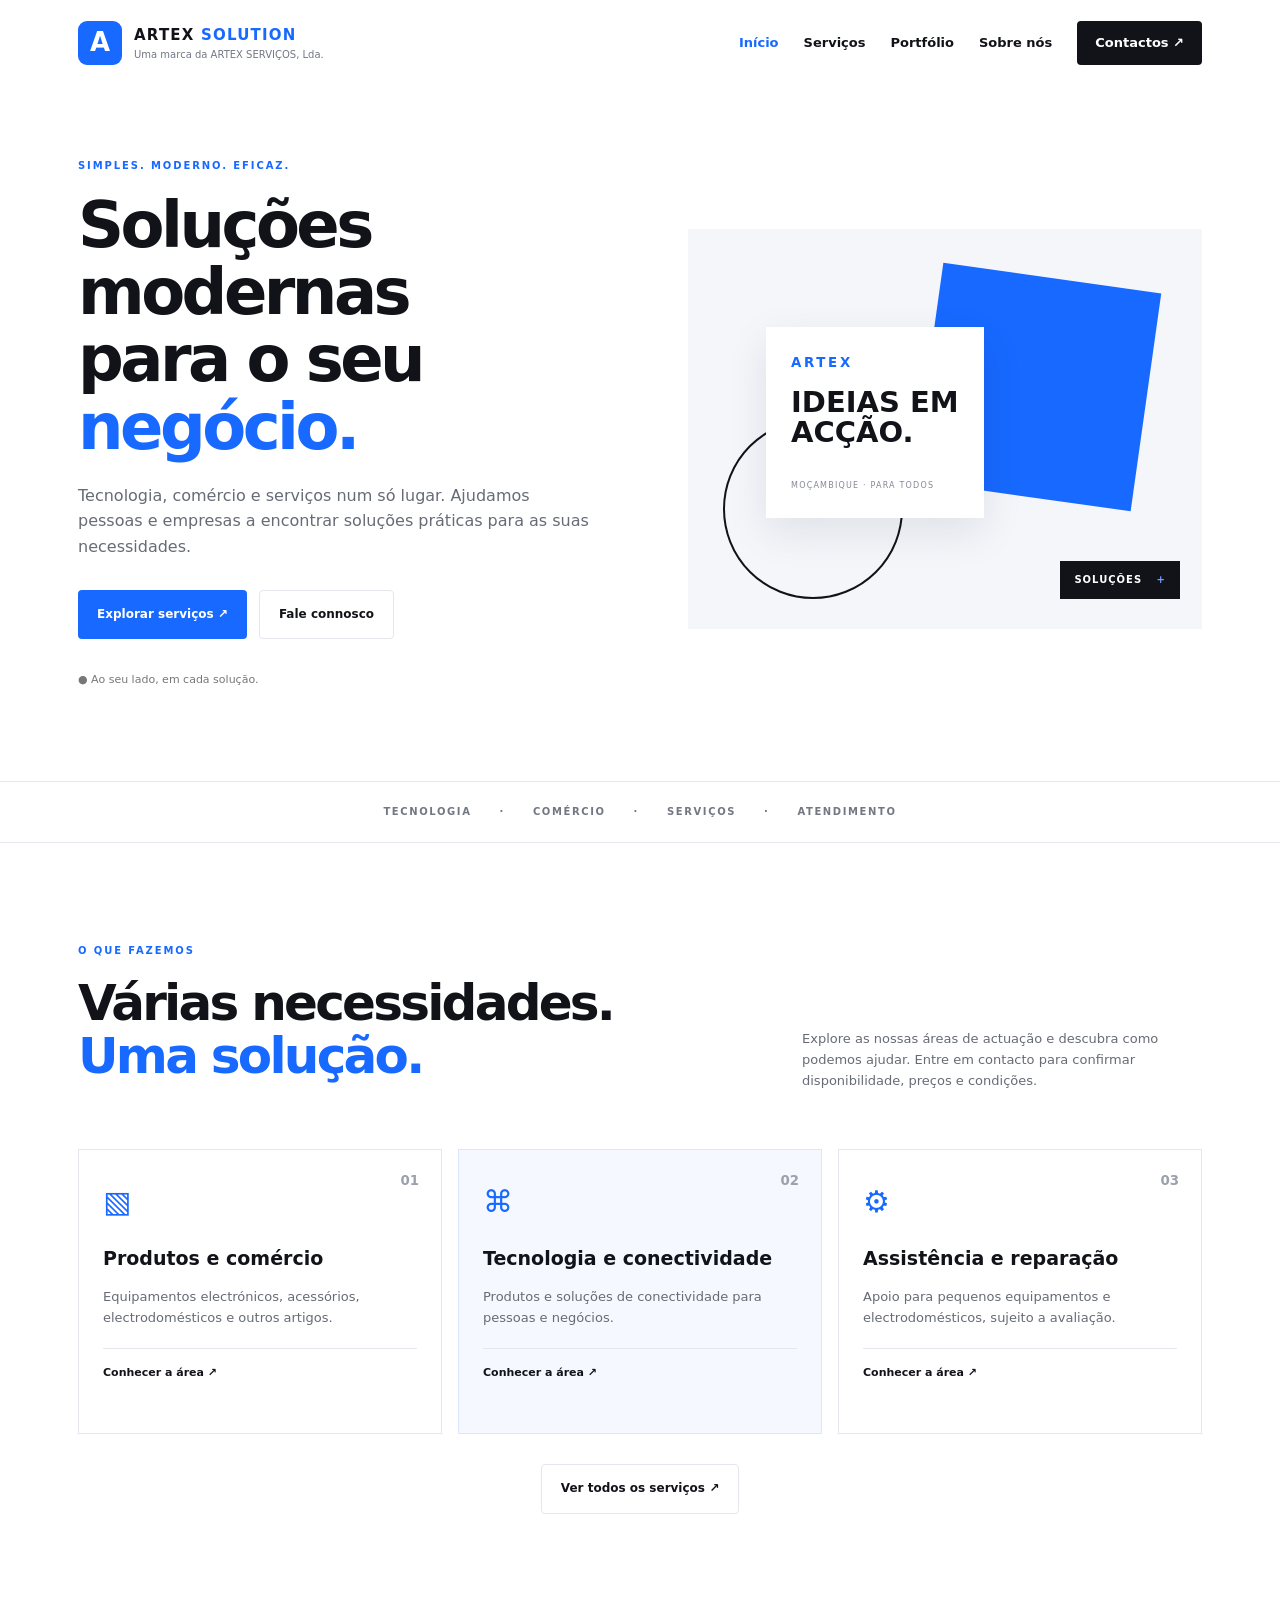
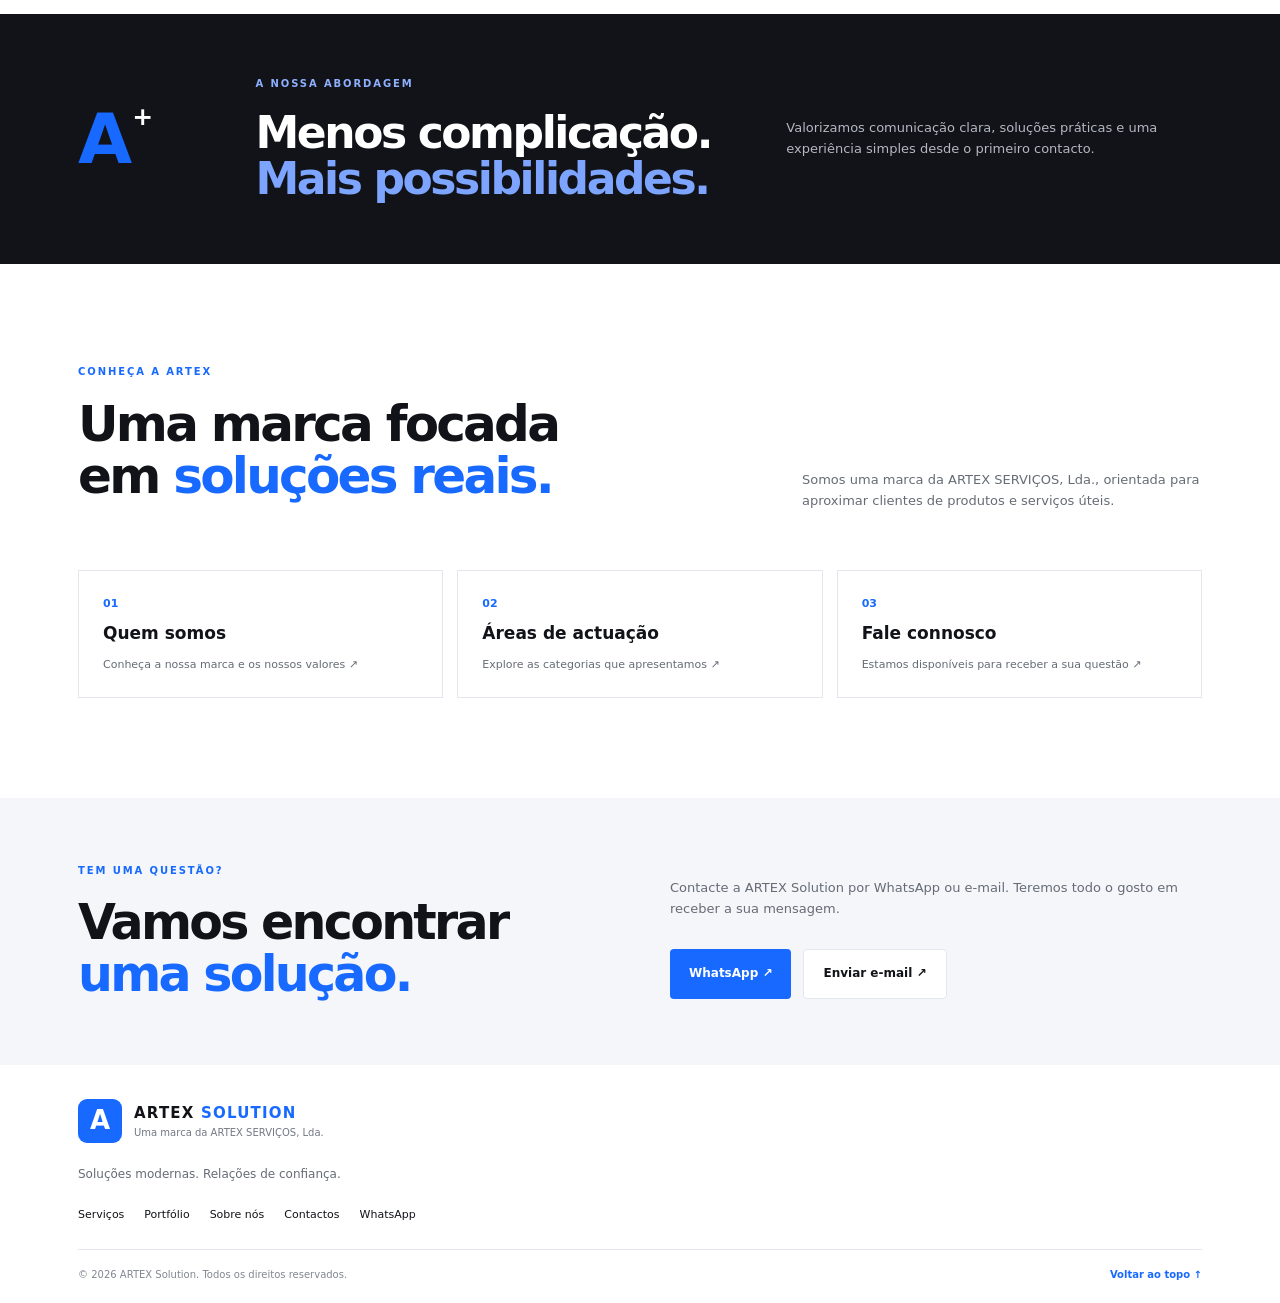
<file: index.html>
<!doctype html><html lang="pt-MZ"><head><meta charset="utf-8"><meta name="viewport" content="width=device-width,initial-scale=1"><meta name="description" content="ARTEX Solution — soluções modernas em tecnologia, comércio e serviços."><meta name="theme-color" content="#1769ff"><title>ARTEX Solution | Início</title><link rel="stylesheet" href="style.css"></head><body>
<header class="header"><a class="brand" href="index.html"><span class="mark">A</span><span><b>ARTEX <i>SOLUTION</i></b><small>Uma marca da ARTEX SERVIÇOS, Lda.</small></span></a><button class="menu" aria-label="Abrir menu" aria-expanded="false">☰</button><nav class="nav"><a class="active" href="index.html">Início</a><a href="servicos.html">Serviços</a><a href="portfolio.html">Portfólio</a><a href="sobre.html">Sobre nós</a><a class="nav-cta" href="contactos.html">Contactos ↗</a></nav></header>
<main><section class="hero" id="inicio"><div><p class="eyebrow">SIMPLES. MODERNO. EFICAZ.</p><h1>Soluções modernas<br>para o seu <em>negócio.</em></h1><p class="lead">Tecnologia, comércio e serviços num só lugar. Ajudamos pessoas e empresas a encontrar soluções práticas para as suas necessidades.</p><div class="actions"><a class="button primary" href="servicos.html">Explorar serviços ↗</a><a class="button secondary" href="contactos.html">Fale connosco</a></div><p class="note">● Ao seu lado, em cada solução.</p></div><div class="art"><div class="square"></div><div class="circle"></div><div class="art-card"><small>ARTEX</small><strong>IDEIAS EM<br>ACÇÃO.</strong><span>MOÇAMBIQUE · PARA TODOS</span></div><label>SOLUÇÕES <b>+</b></label></div></section>
<div class="strip"><span>TECNOLOGIA</span>·<span>COMÉRCIO</span>·<span>SERVIÇOS</span>·<span>ATENDIMENTO</span></div>
<section class="section"><div class="section-head"><div><p class="eyebrow">O QUE FAZEMOS</p><h2>Várias necessidades.<br><em>Uma solução.</em></h2></div><p>Explore as nossas áreas de actuação e descubra como podemos ajudar. Entre em contacto para confirmar disponibilidade, preços e condições.</p></div><div class="cards"><article><small>01</small><div class="icon">▧</div><h3>Produtos e comércio</h3><p>Equipamentos electrónicos, acessórios, electrodomésticos e outros artigos.</p><a href="servicos.html#comercio">Conhecer a área ↗</a></article><article class="featured"><small>02</small><div class="icon">⌘</div><h3>Tecnologia e conectividade</h3><p>Produtos e soluções de conectividade para pessoas e negócios.</p><a href="servicos.html#tecnologia">Conhecer a área ↗</a></article><article><small>03</small><div class="icon">⚙</div><h3>Assistência e reparação</h3><p>Apoio para pequenos equipamentos e electrodomésticos, sujeito a avaliação.</p><a href="servicos.html#assistencia">Conhecer a área ↗</a></article></div><div class="center-action"><a class="button secondary" href="servicos.html">Ver todos os serviços ↗</a></div></section>
<section class="band"><div class="band-mark">A<span>+</span></div><div><p class="eyebrow">A NOSSA ABORDAGEM</p><h2>Menos complicação.<br><em>Mais possibilidades.</em></h2></div><p>Valorizamos comunicação clara, soluções práticas e uma experiência simples desde o primeiro contacto.</p></section>
<section class="section"><div class="section-head"><div><p class="eyebrow">CONHEÇA A ARTEX</p><h2>Uma marca focada<br>em <em>soluções reais.</em></h2></div><p>Somos uma marca da ARTEX SERVIÇOS, Lda., orientada para aproximar clientes de produtos e serviços úteis.</p></div><div class="feature-links"><a href="sobre.html"><span>01</span><b>Quem somos</b><small>Conheça a nossa marca e os nossos valores ↗</small></a><a href="portfolio.html"><span>02</span><b>Áreas de actuação</b><small>Explore as categorias que apresentamos ↗</small></a><a href="contactos.html"><span>03</span><b>Fale connosco</b><small>Estamos disponíveis para receber a sua questão ↗</small></a></div></section>
<section class="contact-banner"><div><p class="eyebrow">TEM UMA QUESTÃO?</p><h2>Vamos encontrar<br><em>uma solução.</em></h2></div><div><p>Contacte a ARTEX Solution por WhatsApp ou e-mail. Teremos todo o gosto em receber a sua mensagem.</p><div class="actions"><a class="button primary" href="https://wa.me/258873156686" target="_blank" rel="noopener">WhatsApp ↗</a><a class="button secondary" href="mailto:servicosartex@gmail.com">Enviar e-mail ↗</a></div></div></section></main>
<footer><a class="brand" href="index.html"><span class="mark">A</span><span><b>ARTEX <i>SOLUTION</i></b><small>Uma marca da ARTEX SERVIÇOS, Lda.</small></span></a><p>Soluções modernas. Relações de confiança.</p><div class="footer-links"><a href="servicos.html">Serviços</a><a href="portfolio.html">Portfólio</a><a href="sobre.html">Sobre nós</a><a href="contactos.html">Contactos</a><a href="https://wa.me/258873156686" target="_blank" rel="noopener">WhatsApp</a></div><div class="footer-bottom"><span>© <span class="year"></span> ARTEX Solution. Todos os direitos reservados.</span><a href="#inicio">Voltar ao topo ↑</a></div></footer><script src="script.js"></script></body></html>
</file>
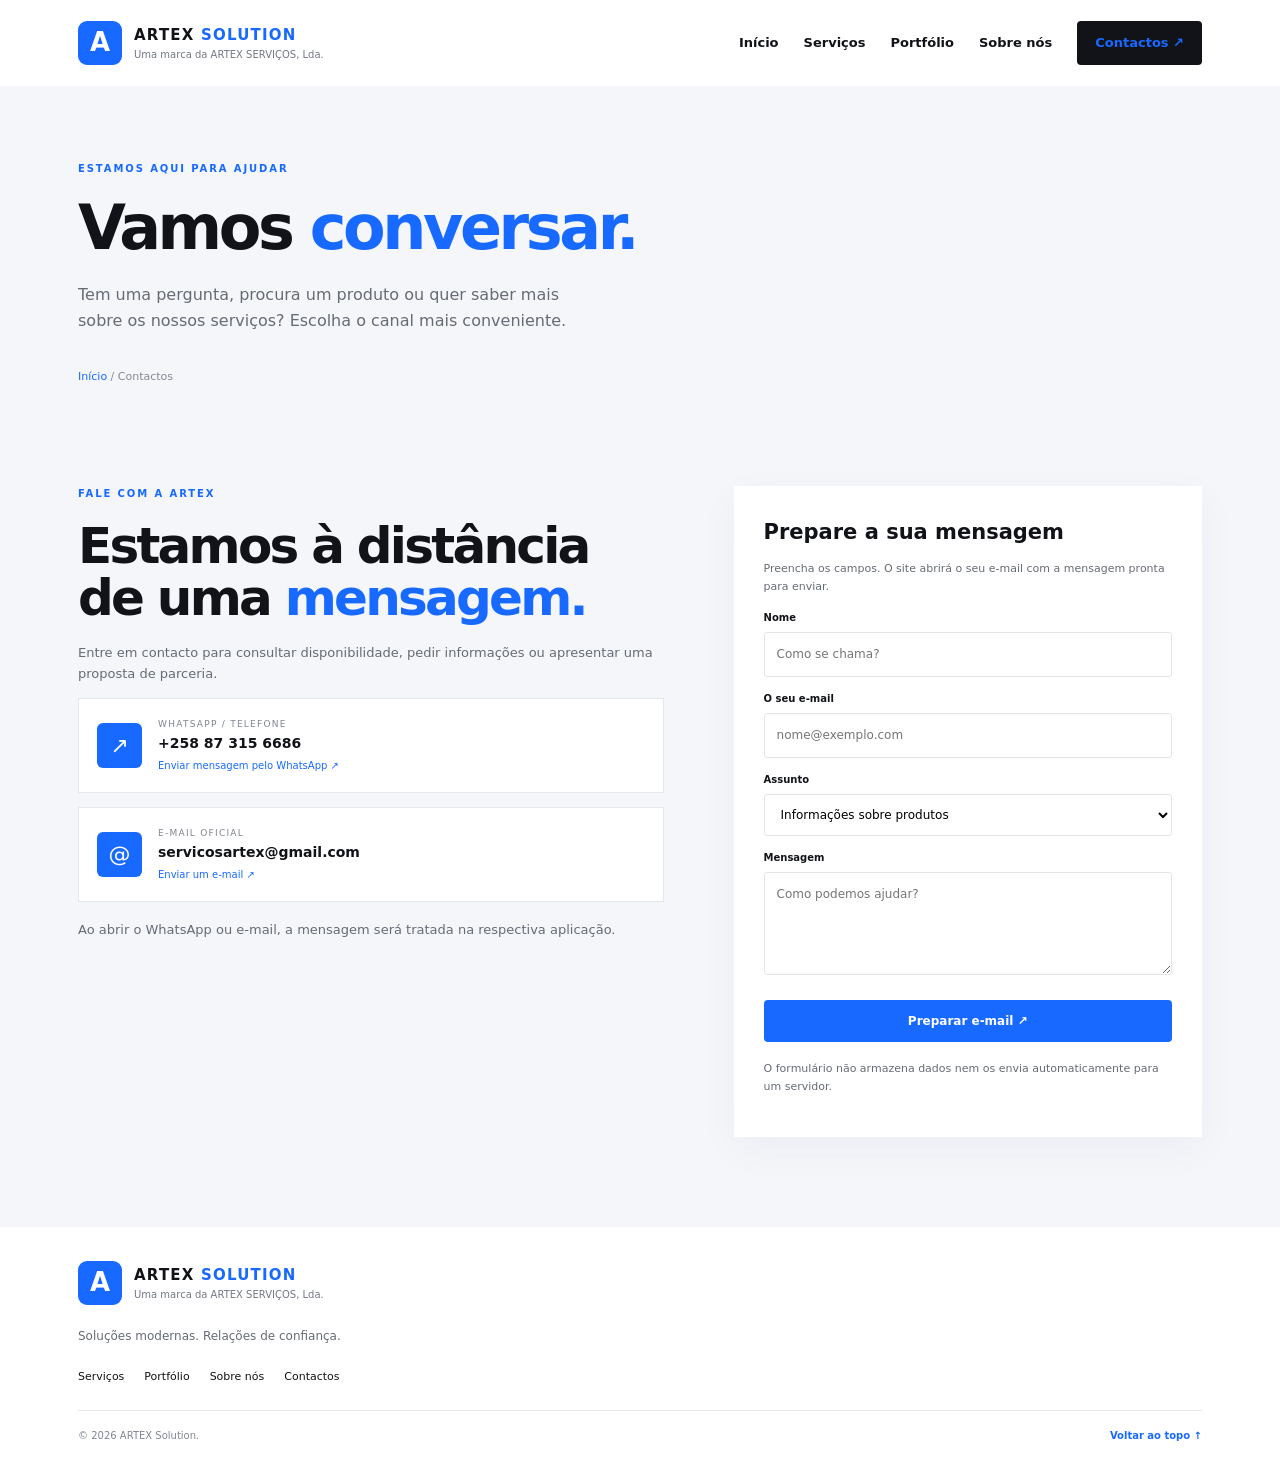
<file: contactos.html>
<!doctype html><html lang="pt-MZ"><head><meta charset="utf-8"><meta name="viewport" content="width=device-width,initial-scale=1"><meta name="description" content="Entre em contacto com a ARTEX Solution por WhatsApp ou e-mail."><title>Contactos | ARTEX Solution</title><link rel="stylesheet" href="style.css"></head><body><header class="header"><a class="brand" href="index.html"><span class="mark">A</span><span><b>ARTEX <i>SOLUTION</i></b><small>Uma marca da ARTEX SERVIÇOS, Lda.</small></span></a><button class="menu" aria-label="Abrir menu" aria-expanded="false">☰</button><nav class="nav"><a href="index.html">Início</a><a href="servicos.html">Serviços</a><a href="portfolio.html">Portfólio</a><a href="sobre.html">Sobre nós</a><a class="nav-cta active" href="contactos.html">Contactos ↗</a></nav></header><main><section class="page-hero"><p class="eyebrow">ESTAMOS AQUI PARA AJUDAR</p><h1>Vamos <em>conversar.</em></h1><p class="lead">Tem uma pergunta, procura um produto ou quer saber mais sobre os nossos serviços? Escolha o canal mais conveniente.</p><div class="breadcrumbs"><a href="index.html">Início</a> / Contactos</div></section><section class="contact contact-page"><div><p class="eyebrow">FALE COM A ARTEX</p><h2>Estamos à distância<br>de uma <em>mensagem.</em></h2><p>Entre em contacto para consultar disponibilidade, pedir informações ou apresentar uma proposta de parceria.</p><a class="contact-method" href="https://wa.me/258873156686" target="_blank" rel="noopener"><span class="method-icon">↗</span><span><small>WHATSAPP / TELEFONE</small><b>+258 87 315 6686</b><em>Enviar mensagem pelo WhatsApp ↗</em></span></a><a class="contact-method" href="mailto:servicosartex@gmail.com"><span class="method-icon">@</span><span><small>E-MAIL OFICIAL</small><b>servicosartex@gmail.com</b><em>Enviar um e-mail ↗</em></span></a><p class="fine">Ao abrir o WhatsApp ou e-mail, a mensagem será tratada na respectiva aplicação.</p></div><form id="contactForm"><h3>Prepare a sua mensagem</h3><p>Preencha os campos. O site abrirá o seu e-mail com a mensagem pronta para enviar.</p><label for="name">Nome</label><input id="name" name="name" required placeholder="Como se chama?"><label for="email">O seu e-mail</label><input id="email" name="email" type="email" required placeholder="nome@exemplo.com"><label for="topic">Assunto</label><select id="topic" name="topic"><option>Informações sobre produtos</option><option>Tecnologia e conectividade</option><option>Assistência e reparação</option><option>Parcerias e outros assuntos</option></select><label for="message">Mensagem</label><textarea id="message" name="message" rows="4" required placeholder="Como podemos ajudar?"></textarea><button class="button primary" type="submit">Preparar e-mail ↗</button><p class="fine" id="formNote">O formulário não armazena dados nem os envia automaticamente para um servidor.</p></form></section></main><footer><a class="brand" href="index.html"><span class="mark">A</span><span><b>ARTEX <i>SOLUTION</i></b><small>Uma marca da ARTEX SERVIÇOS, Lda.</small></span></a><p>Soluções modernas. Relações de confiança.</p><div class="footer-links"><a href="servicos.html">Serviços</a><a href="portfolio.html">Portfólio</a><a href="sobre.html">Sobre nós</a><a href="contactos.html">Contactos</a></div><div class="footer-bottom"><span>© <span class="year"></span> ARTEX Solution.</span><a href="#">Voltar ao topo ↑</a></div></footer><script src="script.js"></script></body></html>
</file>
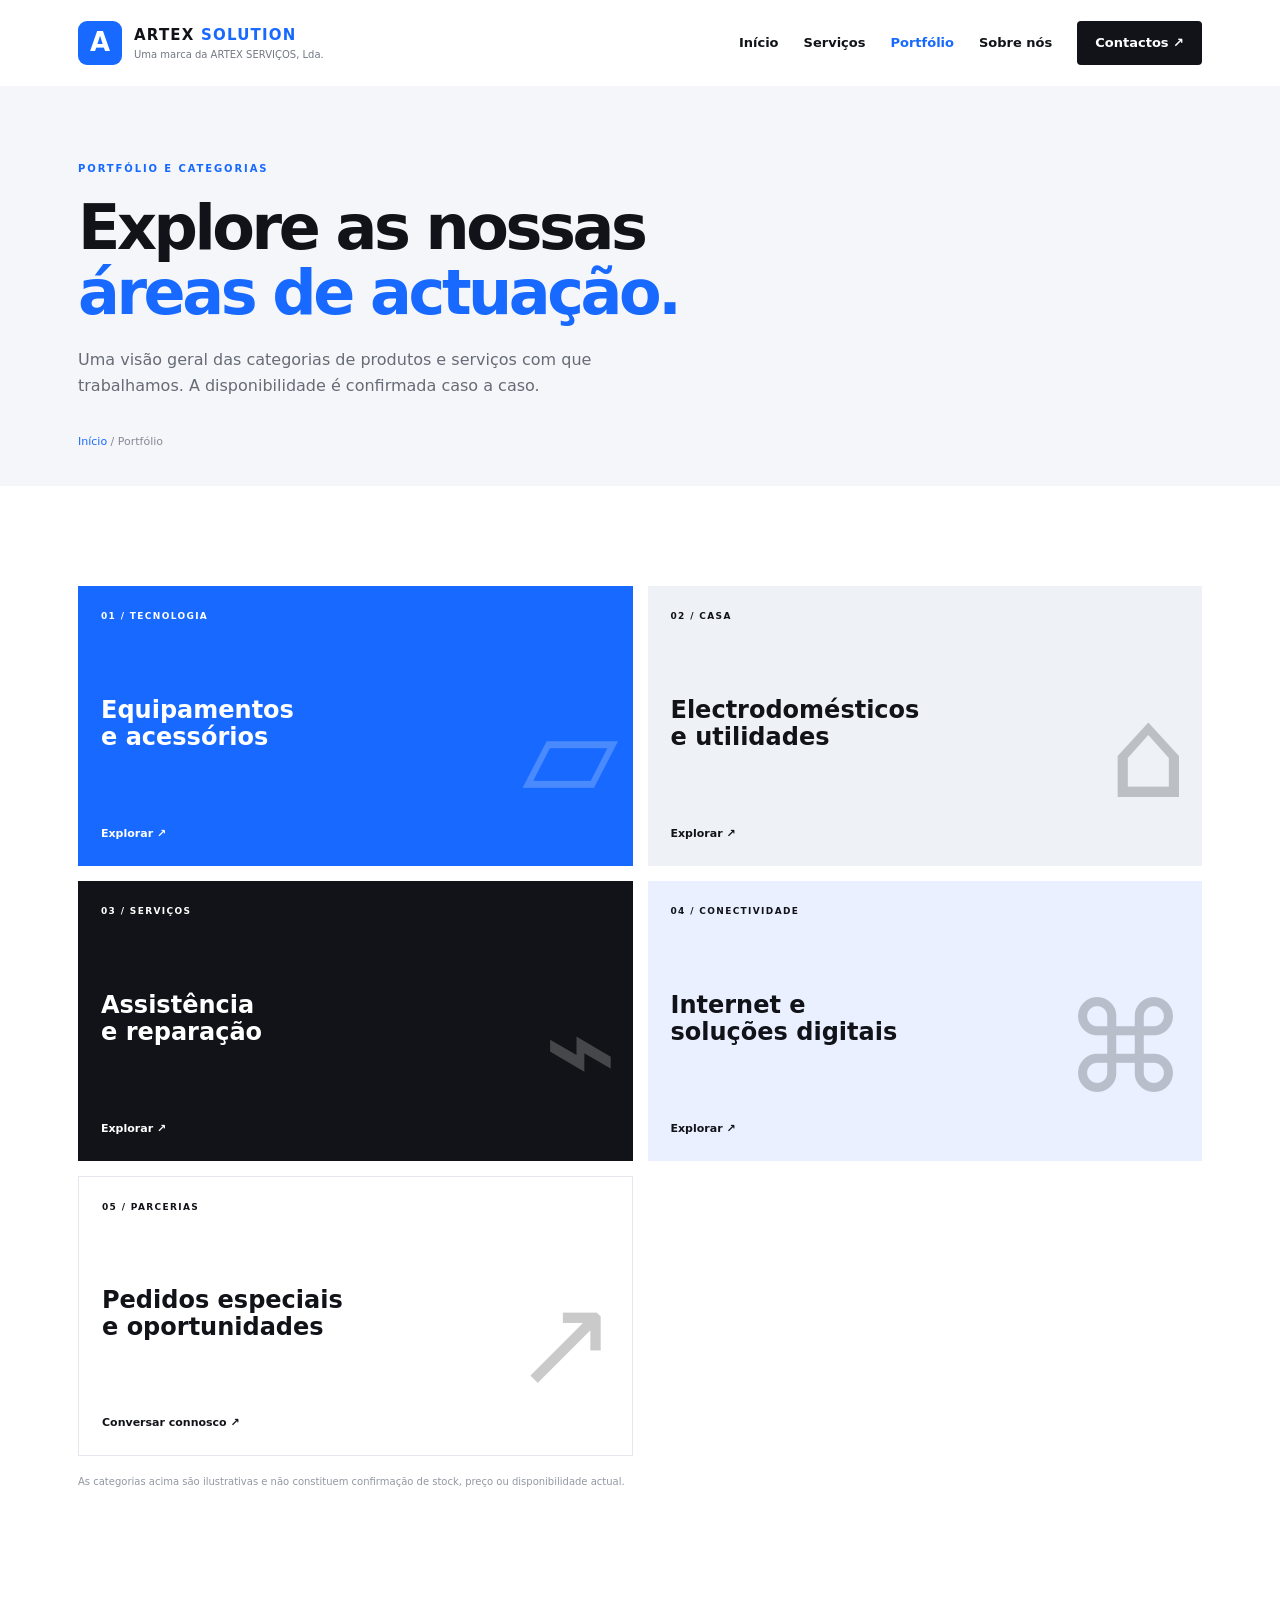
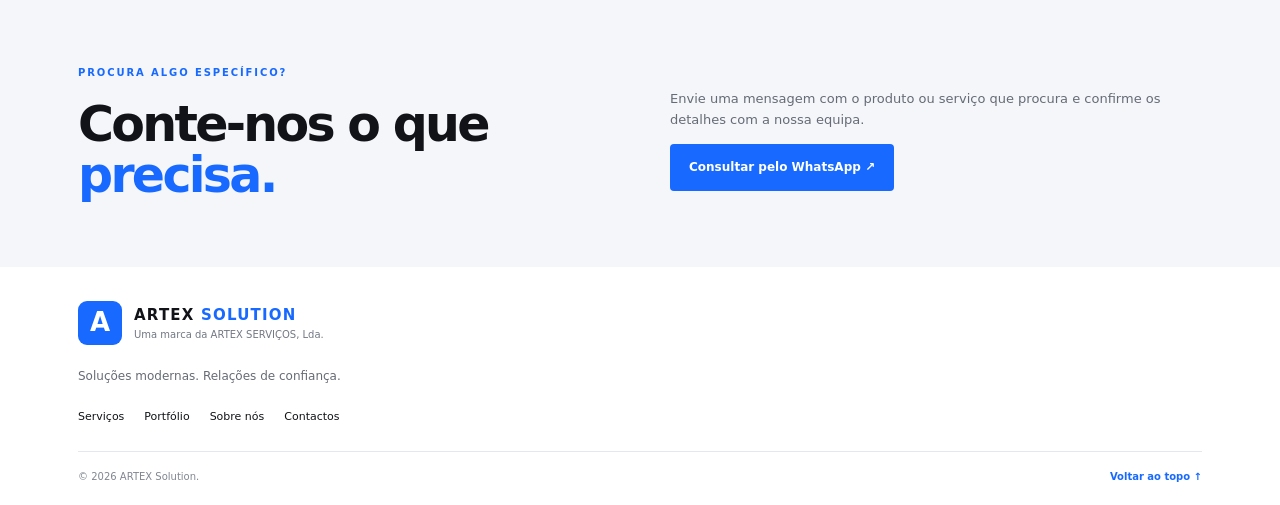
<file: portfolio.html>
<!doctype html><html lang="pt-MZ"><head><meta charset="utf-8"><meta name="viewport" content="width=device-width,initial-scale=1"><meta name="description" content="Explore as áreas de actuação da ARTEX Solution."><title>Portfólio | ARTEX Solution</title><link rel="stylesheet" href="style.css"></head><body><header class="header"><a class="brand" href="index.html"><span class="mark">A</span><span><b>ARTEX <i>SOLUTION</i></b><small>Uma marca da ARTEX SERVIÇOS, Lda.</small></span></a><button class="menu" aria-label="Abrir menu" aria-expanded="false">☰</button><nav class="nav"><a href="index.html">Início</a><a href="servicos.html">Serviços</a><a class="active" href="portfolio.html">Portfólio</a><a href="sobre.html">Sobre nós</a><a class="nav-cta" href="contactos.html">Contactos ↗</a></nav></header><main><section class="page-hero"><p class="eyebrow">PORTFÓLIO E CATEGORIAS</p><h1>Explore as nossas<br><em>áreas de actuação.</em></h1><p class="lead">Uma visão geral das categorias de produtos e serviços com que trabalhamos. A disponibilidade é confirmada caso a caso.</p><div class="breadcrumbs"><a href="index.html">Início</a> / Portfólio</div></section><section class="section"><div class="portfolio portfolio-page"><a class="tile blue" href="servicos.html#comercio"><small>01 / TECNOLOGIA</small><strong>Equipamentos<br>e acessórios</strong><span>▱</span><b>Explorar ↗</b></a><a class="tile light" href="servicos.html#comercio"><small>02 / CASA</small><strong>Electrodomésticos<br>e utilidades</strong><span>⌂</span><b>Explorar ↗</b></a><a class="tile dark" href="servicos.html#assistencia"><small>03 / SERVIÇOS</small><strong>Assistência<br>e reparação</strong><span>⌁</span><b>Explorar ↗</b></a><a class="tile pale" href="servicos.html#tecnologia"><small>04 / CONECTIVIDADE</small><strong>Internet e<br>soluções digitais</strong><span>⌘</span><b>Explorar ↗</b></a><a class="tile outline" href="servicos.html#outros"><small>05 / PARCERIAS</small><strong>Pedidos especiais<br>e oportunidades</strong><span>↗</span><b>Conversar connosco ↗</b></a></div><p class="fine">As categorias acima são ilustrativas e não constituem confirmação de stock, preço ou disponibilidade actual.</p></section><section class="contact-banner"><div><p class="eyebrow">PROCURA ALGO ESPECÍFICO?</p><h2>Conte-nos o que<br><em>precisa.</em></h2></div><div><p>Envie uma mensagem com o produto ou serviço que procura e confirme os detalhes com a nossa equipa.</p><a class="button primary" href="https://wa.me/258873156686" target="_blank" rel="noopener">Consultar pelo WhatsApp ↗</a></div></section></main><footer><a class="brand" href="index.html"><span class="mark">A</span><span><b>ARTEX <i>SOLUTION</i></b><small>Uma marca da ARTEX SERVIÇOS, Lda.</small></span></a><p>Soluções modernas. Relações de confiança.</p><div class="footer-links"><a href="servicos.html">Serviços</a><a href="portfolio.html">Portfólio</a><a href="sobre.html">Sobre nós</a><a href="contactos.html">Contactos</a></div><div class="footer-bottom"><span>© <span class="year"></span> ARTEX Solution.</span><a href="#">Voltar ao topo ↑</a></div></footer><script src="script.js"></script></body></html>
</file>
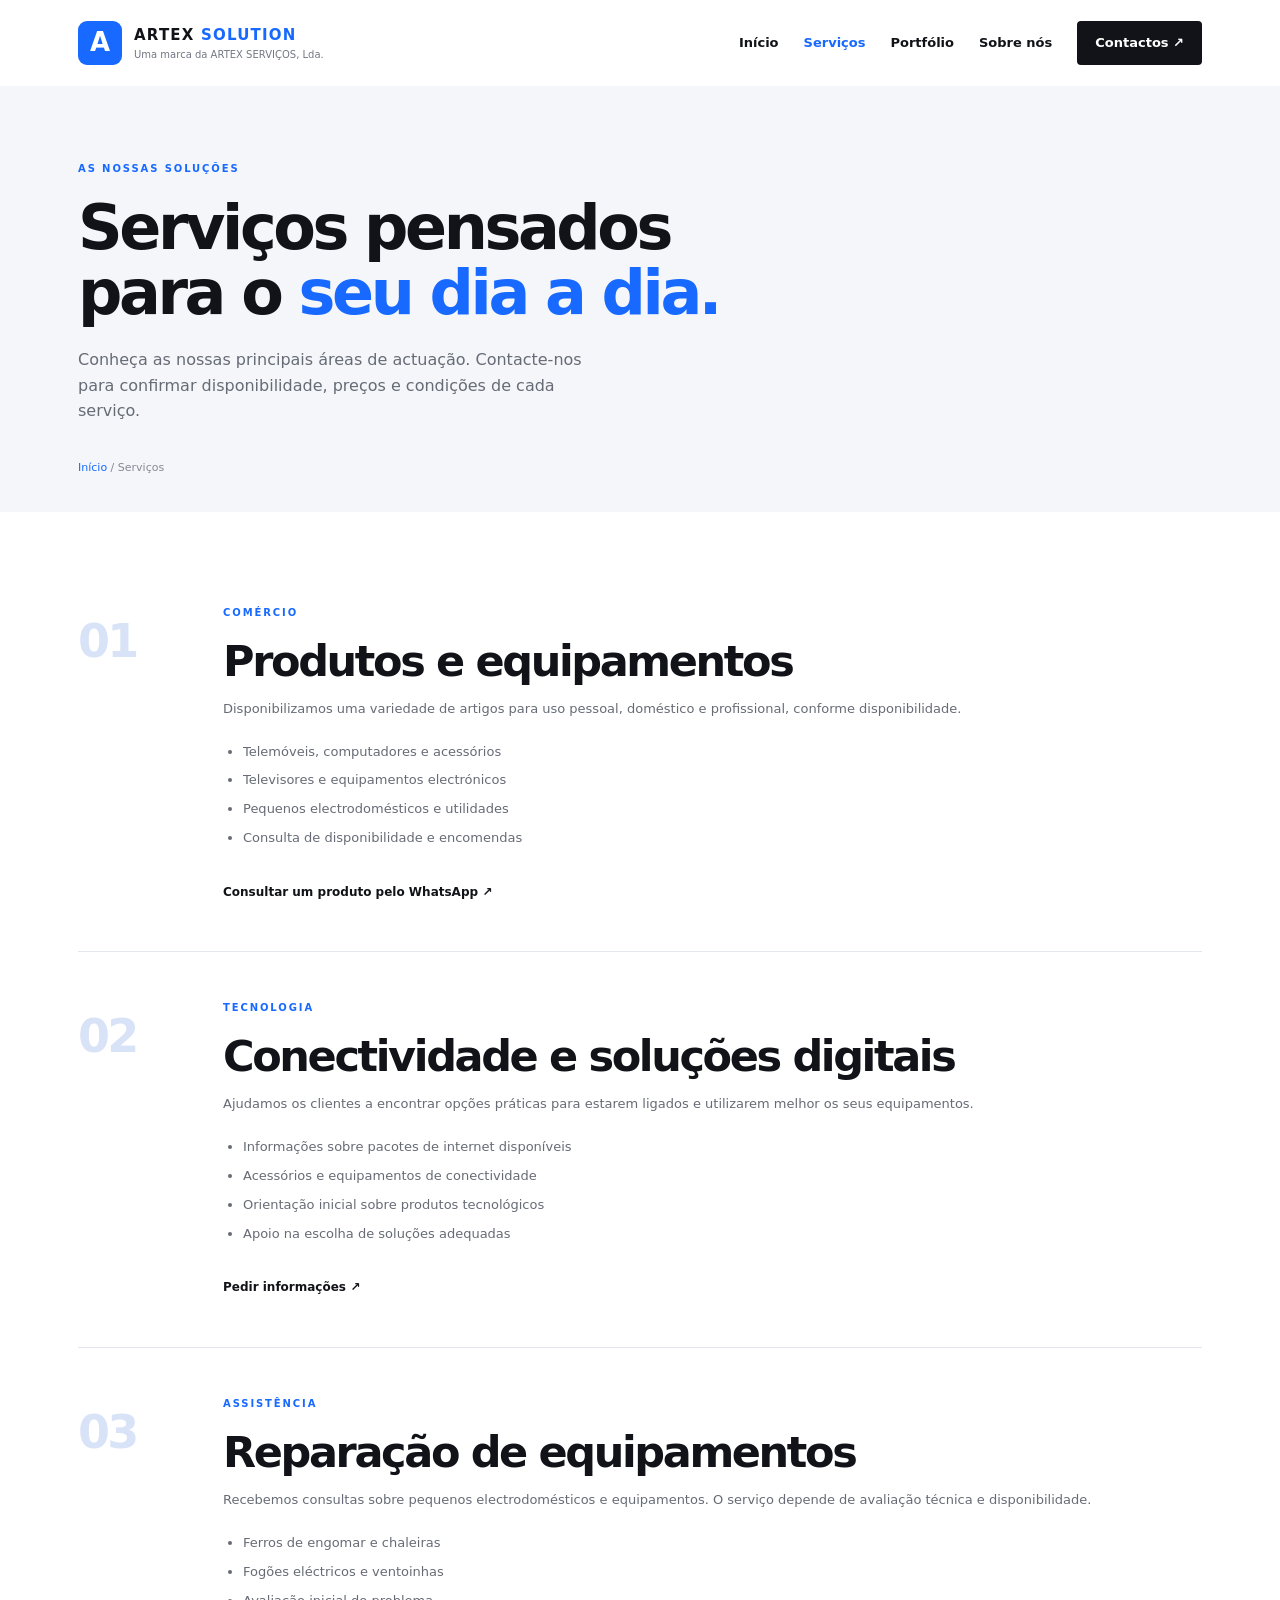
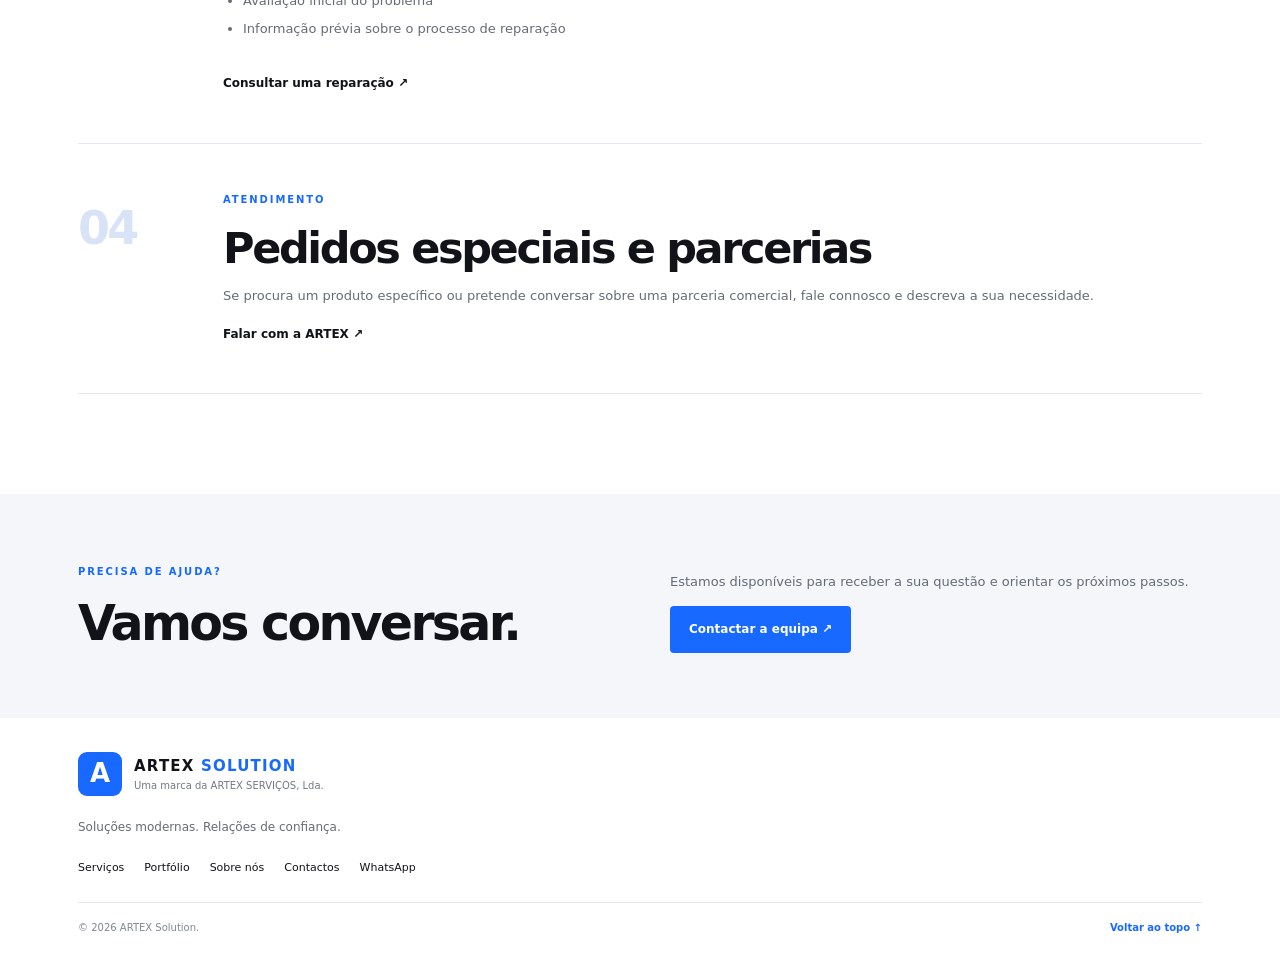
<file: servicos.html>
<!doctype html><html lang="pt-MZ"><head><meta charset="utf-8"><meta name="viewport" content="width=device-width,initial-scale=1"><meta name="description" content="Conheça os serviços da ARTEX Solution."><title>Serviços | ARTEX Solution</title><link rel="stylesheet" href="style.css"></head><body><header class="header"><a class="brand" href="index.html"><span class="mark">A</span><span><b>ARTEX <i>SOLUTION</i></b><small>Uma marca da ARTEX SERVIÇOS, Lda.</small></span></a><button class="menu" aria-label="Abrir menu" aria-expanded="false">☰</button><nav class="nav"><a href="index.html">Início</a><a class="active" href="servicos.html">Serviços</a><a href="portfolio.html">Portfólio</a><a href="sobre.html">Sobre nós</a><a class="nav-cta" href="contactos.html">Contactos ↗</a></nav></header><main><section class="page-hero"><p class="eyebrow">AS NOSSAS SOLUÇÕES</p><h1>Serviços pensados<br>para o <em>seu dia a dia.</em></h1><p class="lead">Conheça as nossas principais áreas de actuação. Contacte-nos para confirmar disponibilidade, preços e condições de cada serviço.</p><div class="breadcrumbs"><a href="index.html">Início</a> / Serviços</div></section><section class="section service-list"><article id="comercio"><div class="service-number">01</div><div><p class="eyebrow">COMÉRCIO</p><h2>Produtos e equipamentos</h2><p>Disponibilizamos uma variedade de artigos para uso pessoal, doméstico e profissional, conforme disponibilidade.</p><ul><li>Telemóveis, computadores e acessórios</li><li>Televisores e equipamentos electrónicos</li><li>Pequenos electrodomésticos e utilidades</li><li>Consulta de disponibilidade e encomendas</li></ul><a class="text-link" href="https://wa.me/258873156686?text=Olá%20ARTEX%20Solution%2C%20gostaria%20de%20consultar%20a%20disponibilidade%20de%20um%20produto." target="_blank" rel="noopener">Consultar um produto pelo WhatsApp ↗</a></div></article><article id="tecnologia"><div class="service-number">02</div><div><p class="eyebrow">TECNOLOGIA</p><h2>Conectividade e soluções digitais</h2><p>Ajudamos os clientes a encontrar opções práticas para estarem ligados e utilizarem melhor os seus equipamentos.</p><ul><li>Informações sobre pacotes de internet disponíveis</li><li>Acessórios e equipamentos de conectividade</li><li>Orientação inicial sobre produtos tecnológicos</li><li>Apoio na escolha de soluções adequadas</li></ul><a class="text-link" href="https://wa.me/258873156686?text=Olá%20ARTEX%20Solution%2C%20gostaria%20de%20informações%20sobre%20tecnologia%20e%20conectividade." target="_blank" rel="noopener">Pedir informações ↗</a></div></article><article id="assistencia"><div class="service-number">03</div><div><p class="eyebrow">ASSISTÊNCIA</p><h2>Reparação de equipamentos</h2><p>Recebemos consultas sobre pequenos electrodomésticos e equipamentos. O serviço depende de avaliação técnica e disponibilidade.</p><ul><li>Ferros de engomar e chaleiras</li><li>Fogões eléctricos e ventoinhas</li><li>Avaliação inicial do problema</li><li>Informação prévia sobre o processo de reparação</li></ul><a class="text-link" href="https://wa.me/258873156686?text=Olá%20ARTEX%20Solution%2C%20preciso%20de%20informações%20sobre%20uma%20reparação." target="_blank" rel="noopener">Consultar uma reparação ↗</a></div></article><article id="outros"><div class="service-number">04</div><div><p class="eyebrow">ATENDIMENTO</p><h2>Pedidos especiais e parcerias</h2><p>Se procura um produto específico ou pretende conversar sobre uma parceria comercial, fale connosco e descreva a sua necessidade.</p><a class="text-link" href="contactos.html">Falar com a ARTEX ↗</a></div></article></section><section class="contact-banner"><div><p class="eyebrow">PRECISA DE AJUDA?</p><h2>Vamos conversar.</h2></div><div><p>Estamos disponíveis para receber a sua questão e orientar os próximos passos.</p><a class="button primary" href="contactos.html">Contactar a equipa ↗</a></div></section></main><footer><a class="brand" href="index.html"><span class="mark">A</span><span><b>ARTEX <i>SOLUTION</i></b><small>Uma marca da ARTEX SERVIÇOS, Lda.</small></span></a><p>Soluções modernas. Relações de confiança.</p><div class="footer-links"><a href="servicos.html">Serviços</a><a href="portfolio.html">Portfólio</a><a href="sobre.html">Sobre nós</a><a href="contactos.html">Contactos</a><a href="https://wa.me/258873156686">WhatsApp</a></div><div class="footer-bottom"><span>© <span class="year"></span> ARTEX Solution.</span><a href="#">Voltar ao topo ↑</a></div></footer><script src="script.js"></script></body></html>
</file>
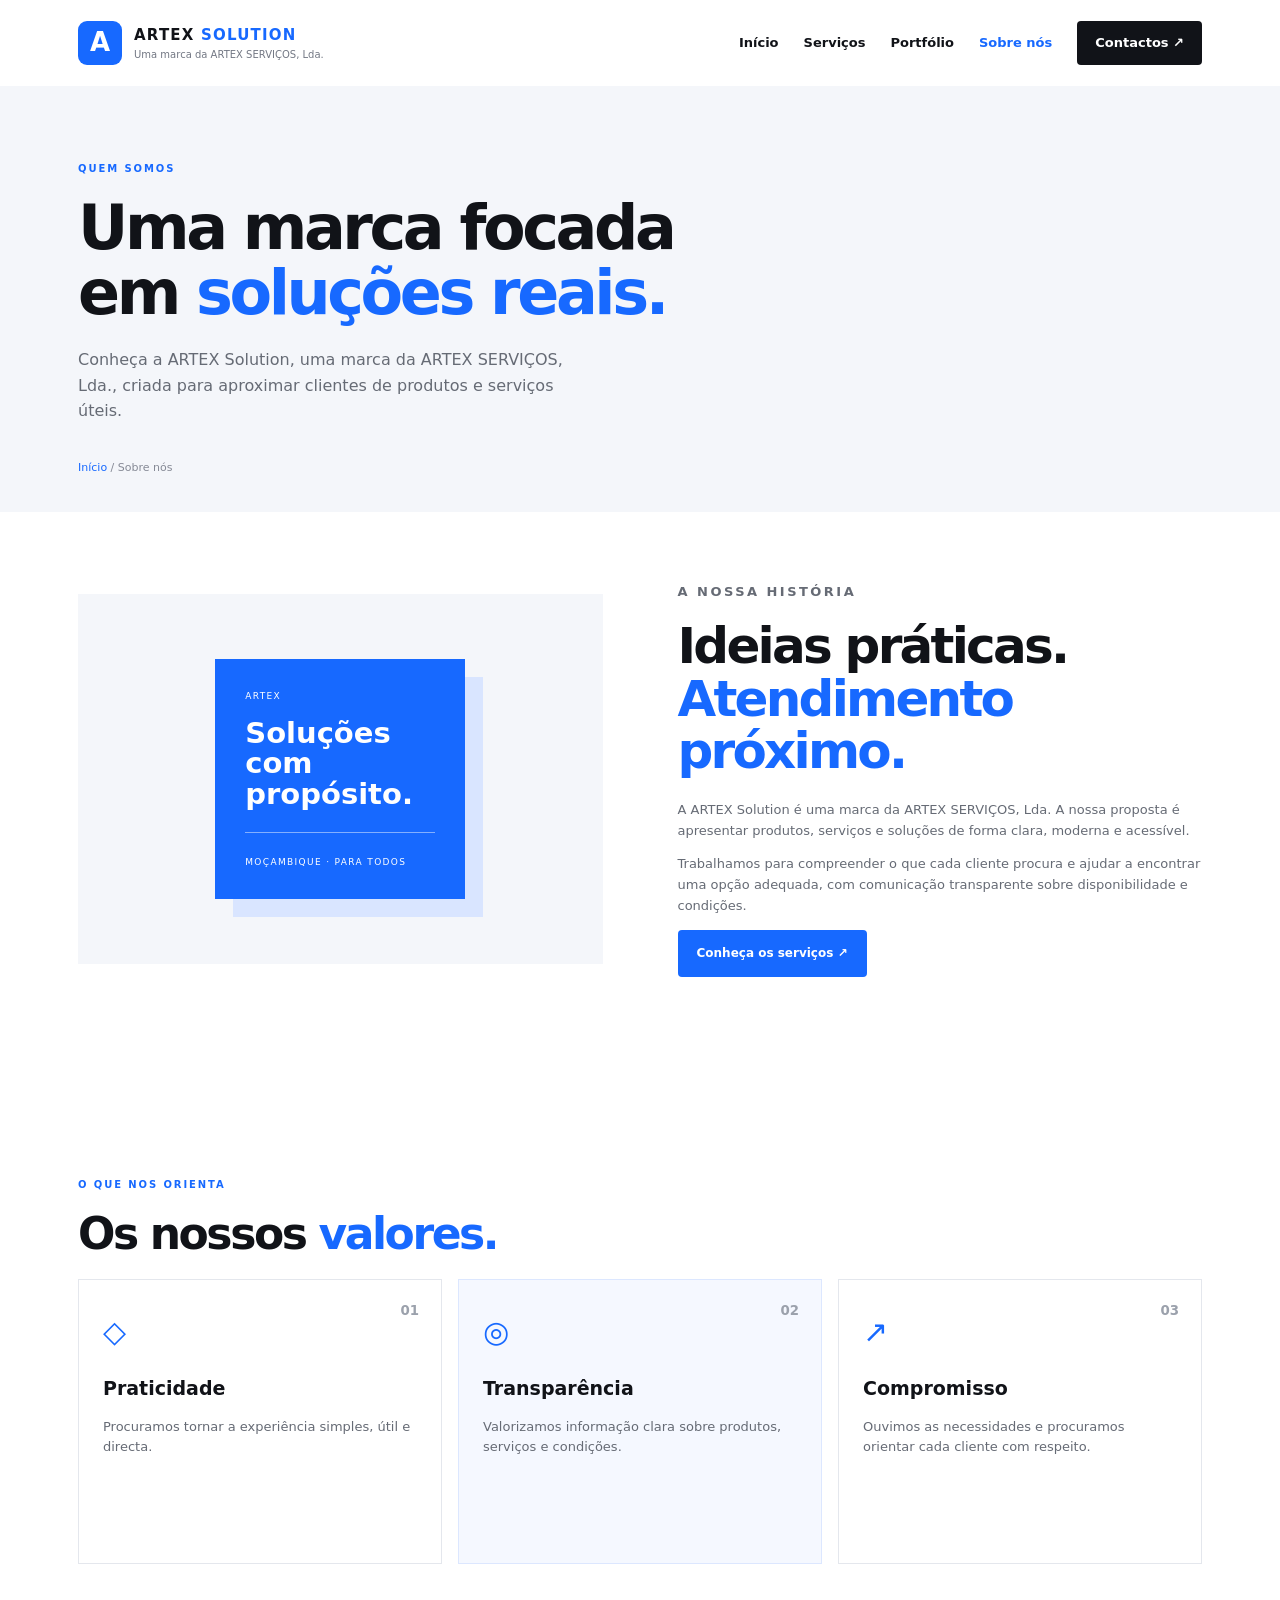
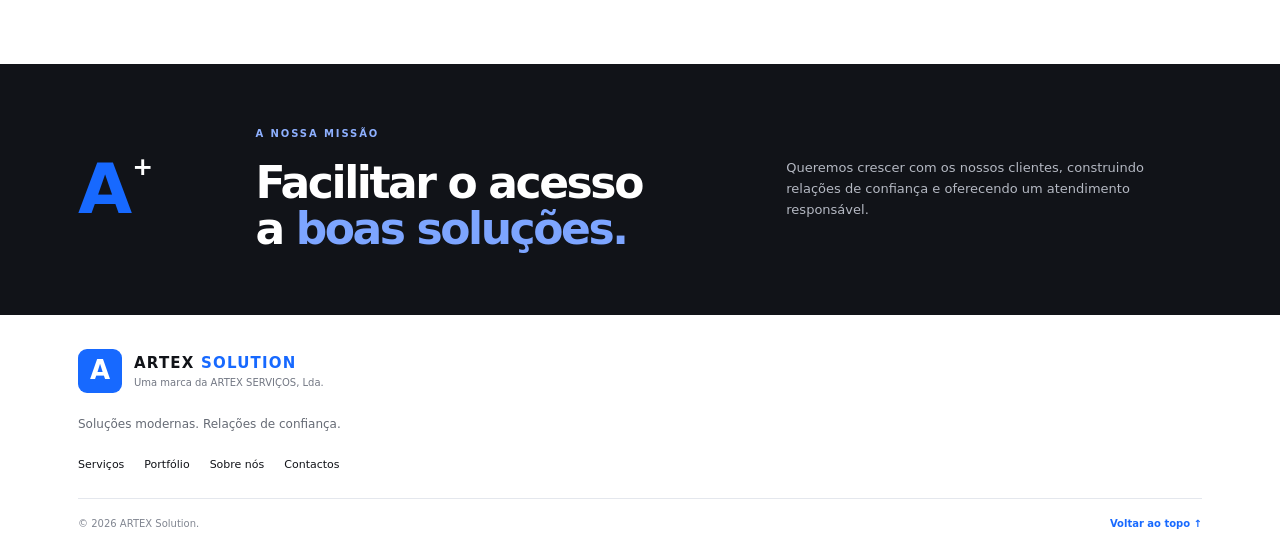
<file: sobre.html>
<!doctype html><html lang="pt-MZ"><head><meta charset="utf-8"><meta name="viewport" content="width=device-width,initial-scale=1"><meta name="description" content="Saiba mais sobre a ARTEX Solution, marca da ARTEX SERVIÇOS, Lda."><title>Sobre nós | ARTEX Solution</title><link rel="stylesheet" href="style.css"></head><body><header class="header"><a class="brand" href="index.html"><span class="mark">A</span><span><b>ARTEX <i>SOLUTION</i></b><small>Uma marca da ARTEX SERVIÇOS, Lda.</small></span></a><button class="menu" aria-label="Abrir menu" aria-expanded="false">☰</button><nav class="nav"><a href="index.html">Início</a><a href="servicos.html">Serviços</a><a href="portfolio.html">Portfólio</a><a class="active" href="sobre.html">Sobre nós</a><a class="nav-cta" href="contactos.html">Contactos ↗</a></nav></header><main><section class="page-hero"><p class="eyebrow">QUEM SOMOS</p><h1>Uma marca focada<br>em <em>soluções reais.</em></h1><p class="lead">Conheça a ARTEX Solution, uma marca da ARTEX SERVIÇOS, Lda., criada para aproximar clientes de produtos e serviços úteis.</p><div class="breadcrumbs"><a href="index.html">Início</a> / Sobre nós</div></section><section class="section about about-page"><div class="about-art"><div><small>ARTEX</small><strong>Soluções<br>com propósito.</strong><hr><span>MOÇAMBIQUE · PARA TODOS</span></div></div><div><p class="eyebrow">A NOSSA HISTÓRIA</p><h2>Ideias práticas.<br><em>Atendimento próximo.</em></h2><p>A ARTEX Solution é uma marca da ARTEX SERVIÇOS, Lda. A nossa proposta é apresentar produtos, serviços e soluções de forma clara, moderna e acessível.</p><p>Trabalhamos para compreender o que cada cliente procura e ajudar a encontrar uma opção adequada, com comunicação transparente sobre disponibilidade e condições.</p><a class="button primary" href="servicos.html">Conheça os serviços ↗</a></div></section><section class="section values-section"><p class="eyebrow">O QUE NOS ORIENTA</p><h2>Os nossos <em>valores.</em></h2><div class="cards"><article><small>01</small><div class="icon">◇</div><h3>Praticidade</h3><p>Procuramos tornar a experiência simples, útil e directa.</p></article><article class="featured"><small>02</small><div class="icon">◎</div><h3>Transparência</h3><p>Valorizamos informação clara sobre produtos, serviços e condições.</p></article><article><small>03</small><div class="icon">↗</div><h3>Compromisso</h3><p>Ouvimos as necessidades e procuramos orientar cada cliente com respeito.</p></article></div></section><section class="band"><div class="band-mark">A<span>+</span></div><div><p class="eyebrow">A NOSSA MISSÃO</p><h2>Facilitar o acesso<br>a <em>boas soluções.</em></h2></div><p>Queremos crescer com os nossos clientes, construindo relações de confiança e oferecendo um atendimento responsável.</p></section></main><footer><a class="brand" href="index.html"><span class="mark">A</span><span><b>ARTEX <i>SOLUTION</i></b><small>Uma marca da ARTEX SERVIÇOS, Lda.</small></span></a><p>Soluções modernas. Relações de confiança.</p><div class="footer-links"><a href="servicos.html">Serviços</a><a href="portfolio.html">Portfólio</a><a href="sobre.html">Sobre nós</a><a href="contactos.html">Contactos</a></div><div class="footer-bottom"><span>© <span class="year"></span> ARTEX Solution.</span><a href="#">Voltar ao topo ↑</a></div></footer><script src="script.js"></script></body></html>
</file>
<file: style.css>
:root{--blue:#1769ff;--ink:#111318;--muted:#666b75;--soft:#f4f6fa;--line:#e4e7ed;--max:1180px}*{box-sizing:border-box}html{scroll-behavior:smooth;scroll-padding-top:90px}body{margin:0;font-family:Inter,system-ui,-apple-system,"Segoe UI",sans-serif;color:var(--ink);line-height:1.6}a{color:inherit;text-decoration:none}.header{height:86px;display:flex;align-items:center;justify-content:space-between;max-width:var(--max);padding:0 28px;margin:auto}.brand{display:flex;align-items:center;gap:12px}.mark{display:grid;place-items:center;background:var(--blue);color:white;font-weight:900;font-size:26px;width:44px;height:44px;border-radius:9px}.brand b{display:block;letter-spacing:.08em;font-size:15px}.brand i{font-style:normal;color:var(--blue)}.brand small{display:block;font-size:10px;color:#727783}.nav{display:flex;align-items:center;gap:25px;font-size:13px;font-weight:650}.nav a:hover,.nav a.active{color:var(--blue)}.nav .nav-cta{background:var(--ink);color:#fff;padding:12px 18px;border-radius:4px}.nav .nav-cta:hover{background:var(--blue)}.menu{display:none}.hero{max-width:var(--max);margin:auto;padding:72px 28px 82px;display:grid;grid-template-columns:1.05fr .95fr;align-items:center;gap:42px;min-height:560px}.eyebrow{font-size:10px;letter-spacing:.19em;font-weight:850;color:var(--blue);margin:0 0 18px}.hero h1,.page-hero h1,h2{font-size:clamp(38px,5vw,64px);line-height:1.05;letter-spacing:-.055em;margin:0 0 22px;font-weight:850}.hero h1 em,.page-hero h1 em,h2 em{font-style:normal;color:var(--blue)}.lead{max-width:520px;color:var(--muted);font-size:16px}.actions{display:flex;gap:12px;flex-wrap:wrap;margin-top:30px}.button{border:0;display:inline-flex;justify-content:center;align-items:center;gap:18px;padding:14px 19px;font-size:12px;font-weight:750;cursor:pointer;border-radius:4px;font-family:inherit;transition:transform .2s,background .2s}.button:hover{transform:translateY(-2px)}.primary{background:var(--blue);color:#fff}.primary:hover{background:#0755e4}.secondary{border:1px solid var(--line);background:#fff}.note{margin-top:32px;color:#777;font-size:11px}.art{height:400px;position:relative;background:var(--soft);overflow:hidden}.square{position:absolute;background:var(--blue);width:220px;height:220px;right:55px;top:48px;transform:rotate(8deg)}.circle{position:absolute;width:180px;height:180px;border:2px solid var(--ink);border-radius:50%;left:35px;bottom:30px}.art-card{position:absolute;background:#fff;left:78px;top:98px;padding:22px 25px;min-width:200px;box-shadow:0 14px 40px #10182817}.art-card small{color:var(--blue);letter-spacing:.2em;font-weight:800}.art-card strong{display:block;font-size:29px;line-height:1.03;margin:14px 0 22px}.art-card span{font-size:8px;letter-spacing:.15em;color:#858995}.art label{position:absolute;bottom:24px;right:22px;background:var(--ink);color:#fff;padding:11px 14px;font-size:10px;letter-spacing:.1em}.art label b{color:#75a2ff;margin-left:10px}.strip{border-block:1px solid var(--line);display:flex;justify-content:center;align-items:center;gap:28px;padding:22px 12px;color:#727783;font-size:10px;letter-spacing:.16em;font-weight:800}.section{max-width:var(--max);margin:auto;padding:100px 28px}.section-head{display:flex;align-items:end;justify-content:space-between;gap:40px;margin-bottom:45px}.section h2,.contact h2{font-size:clamp(34px,4vw,50px)}.section-head>p{max-width:400px;color:var(--muted);font-size:13px}.cards{display:grid;grid-template-columns:repeat(3,1fr);gap:16px}.cards article{position:relative;border:1px solid var(--line);padding:28px 24px;min-height:285px}.cards article.featured{background:#f5f8ff;border-color:#dce7ff}.cards article>small{position:absolute;right:22px;top:20px;color:#9ba1ac;font-weight:800}.icon{font-size:30px;color:var(--blue);height:55px}.cards h3{font-size:19px;margin:10px 0}.cards p,.about p,.contact>div>p:not(.eyebrow){font-size:13px;color:var(--muted)}.cards article>a{display:block;font-size:11px;font-weight:800;border-top:1px solid var(--line);padding-top:15px;margin-top:20px}.cards article>a:hover,.text-link:hover{color:var(--blue)}.fine{font-size:10px;color:#9297a1;margin-top:18px}.center-action{display:flex;justify-content:center;margin-top:30px}.band{background:var(--ink);color:white;padding:62px max(28px,calc((100vw - var(--max))/2 + 28px));display:grid;grid-template-columns:.35fr 1.2fr 1fr;gap:32px;align-items:center}.band .eyebrow{color:#8eb0ff}.band h2{font-size:clamp(30px,3.5vw,44px);margin:0}.band h2 em{color:#7da5ff}.band>p{color:#b4b8c2;font-size:13px}.band-mark{font-size:70px;line-height:1;font-weight:900;color:var(--blue)}.band-mark span{font-size:25px;vertical-align:top;color:white}.portfolio{display:grid;grid-template-columns:repeat(3,1fr);gap:15px}.tile{height:260px;padding:23px;position:relative;overflow:hidden;display:flex;flex-direction:column;justify-content:space-between;transition:transform .2s}.tile:hover{transform:translateY(-4px)}.tile small{font-size:9px;letter-spacing:.15em;font-weight:800}.tile strong{font-size:24px;line-height:1.12;z-index:1}.tile span{position:absolute;font-size:125px;right:14px;bottom:12px;opacity:.22}.blue{background:var(--blue);color:white}.light{background:#eef1f6}.dark{background:var(--ink);color:white}.pale{background:#eaf0ff;color:var(--ink)}.outline{background:#fff;border:1px solid var(--line)}.tile>b{font-size:11px;z-index:1}.about{display:grid;grid-template-columns:1fr 1fr;gap:75px;align-items:center}.about-art{min-height:370px;background:var(--soft);display:grid;place-items:center}.about-art>div{background:var(--blue);color:white;padding:30px;width:250px;min-height:240px;display:flex;flex-direction:column;justify-content:space-between;box-shadow:18px 18px 0 #d9e5ff}.about-art small,.about-art span{font-size:9px;letter-spacing:.15em}.about-art strong{font-size:29px;line-height:1.05}.about-art hr{width:100%;border:0;border-top:1px solid #ffffff77}.values{display:flex;gap:22px;margin-top:26px;border-top:1px solid var(--line);padding-top:20px}.values span{display:flex;flex-direction:column;font-size:11px;font-weight:750}.values b{color:var(--blue);margin-bottom:5px}.contact{background:var(--soft);padding:90px max(28px,calc((100vw - var(--max))/2 + 28px));display:grid;grid-template-columns:1fr .8fr;gap:70px}.contact h2{margin-bottom:18px}.contact-detail{margin-top:20px;display:flex;flex-direction:column}.contact-detail small{font-size:9px;letter-spacing:.15em;color:#828793}.contact-detail b{font-size:12px}.contact form{background:#fff;padding:30px;box-shadow:0 12px 40px #15264b0a}.contact h3{font-size:21px;margin:0 0 5px}.contact form>p{font-size:11px;color:var(--muted)}label{display:block;font-size:10px;font-weight:800;margin:14px 0 6px}input,select,textarea{width:100%;border:1px solid #e1e4ea;background:#fff;padding:12px;font:inherit;font-size:12px;border-radius:3px}textarea{resize:vertical}.contact form .button{margin-top:18px;width:100%}.page-hero{background:var(--soft);padding:75px max(28px,calc((100vw - var(--max))/2 + 28px)) 35px}.page-hero h1{font-size:clamp(42px,5vw,62px)}.breadcrumbs{margin-top:35px;font-size:11px;color:#858995}.breadcrumbs a{color:var(--blue)}.service-list{padding-top:45px}.service-list article{display:grid;grid-template-columns:110px 1fr;gap:35px;padding:48px 0;border-bottom:1px solid var(--line);scroll-margin-top:95px}.service-number{font-size:46px;font-weight:850;color:#d9e3f7;letter-spacing:-.06em}.service-list h2{font-size:clamp(29px,4vw,43px);margin-bottom:15px}.service-list p:not(.eyebrow),.service-list li{color:var(--muted);font-size:13px}.service-list ul{padding-left:20px;margin:18px 0 25px}.service-list li{padding:4px 0}.text-link{font-size:12px;font-weight:800;color:var(--ink)}.portfolio-page{grid-template-columns:repeat(2,1fr)}.portfolio-page .tile{height:280px}.about-page{padding-top:70px}.values-section>h2{font-size:44px}.contact-page{padding-top:65px}.contact-method{display:flex;align-items:center;gap:16px;background:white;border:1px solid var(--line);padding:18px;margin-top:14px;transition:border .2s}.contact-method:hover{border-color:var(--blue)}.method-icon{width:45px;height:45px;background:var(--blue);color:white;display:grid;place-items:center;font-size:22px;border-radius:6px;flex-shrink:0}.contact-method span:last-child{display:flex;flex-direction:column}.contact-method small{font-size:9px;letter-spacing:.14em;color:#7e8490}.contact-method b{font-size:14px;overflow-wrap:anywhere}.contact-method em{font-size:10px;color:var(--blue);font-style:normal;margin-top:4px}.contact-banner{background:#f4f6fa;padding:65px max(28px,calc((100vw - var(--max))/2 + 28px));display:grid;grid-template-columns:1fr 1fr;gap:60px;align-items:center}.contact-banner h2{font-size:clamp(34px,4vw,49px);margin:0}.contact-banner>div>p:not(.eyebrow){font-size:13px;color:var(--muted)}.feature-links{display:grid;grid-template-columns:repeat(3,1fr);gap:14px}.feature-links a{border:1px solid var(--line);padding:24px;display:flex;flex-direction:column;gap:8px;transition:border .2s,transform .2s}.feature-links a:hover{border-color:var(--blue);transform:translateY(-3px)}.feature-links span{color:var(--blue);font-size:11px;font-weight:800}.feature-links b{font-size:17px}.feature-links small{color:var(--muted);font-size:11px}footer{max-width:var(--max);margin:auto;padding:34px 28px 20px}footer>p{font-size:12px;color:var(--muted);margin:22px 0}.footer-links{display:flex;gap:20px;flex-wrap:wrap;margin:18px 0 25px;font-size:11px}.footer-links a:hover{color:var(--blue)}.footer-bottom{border-top:1px solid var(--line);padding-top:17px;display:flex;justify-content:space-between;gap:15px;color:#818691;font-size:10px}.footer-bottom a{color:var(--blue);font-weight:800}@media(max-width:760px){.header{height:74px;padding:0 18px}.brand b{font-size:13px}.mark{width:39px;height:39px}.menu{display:block;background:none;border:0;font-size:25px}.nav{display:none;position:absolute;z-index:5;top:74px;left:0;right:0;background:#fff;padding:18px;box-shadow:0 15px 25px #11131812;flex-direction:column;align-items:stretch;gap:0}.nav.open{display:flex}.nav a{padding:12px 5px}.nav .nav-cta{text-align:center;margin-top:7px}.hero{padding:48px 20px 54px;grid-template-columns:1fr;gap:32px}.hero h1{font-size:46px}.art{height:320px}.square{width:175px;height:175px;right:25px;top:35px}.circle{width:135px;height:135px;left:22px;bottom:26px}.art-card{left:50px;top:78px;padding:18px;min-width:170px}.art-card strong{font-size:25px}.strip{gap:10px;font-size:8px;letter-spacing:.08em;flex-wrap:wrap}.section{padding:70px 20px}.section-head{display:block;margin-bottom:28px}.section-head>p{margin-top:16px}.cards{grid-template-columns:1fr}.cards article{min-height:0}.band{padding:48px 20px;grid-template-columns:45px 1fr;gap:16px}.band-mark{font-size:50px}.band>p{grid-column:2;margin:0}.band h2{font-size:32px}.portfolio,.portfolio-page{grid-template-columns:1fr}.tile,.portfolio-page .tile{height:215px}.about{grid-template-columns:1fr;gap:35px}.about-art{min-height:320px}.contact{padding:68px 20px;grid-template-columns:1fr;gap:30px}.contact form{padding:22px}.page-hero{padding:52px 20px 28px}.service-list{padding-top:25px}.service-list article{grid-template-columns:48px 1fr;gap:14px;padding:32px 0}.service-number{font-size:28px}.service-list h2{font-size:29px}.contact-banner{padding:48px 20px;grid-template-columns:1fr;gap:15px}.feature-links{grid-template-columns:1fr}.contact-method{padding:14px}.contact-method b{font-size:12px}footer{padding:28px 20px 18px}.footer-bottom{flex-direction:column}.values{gap:15px}}
</file>
